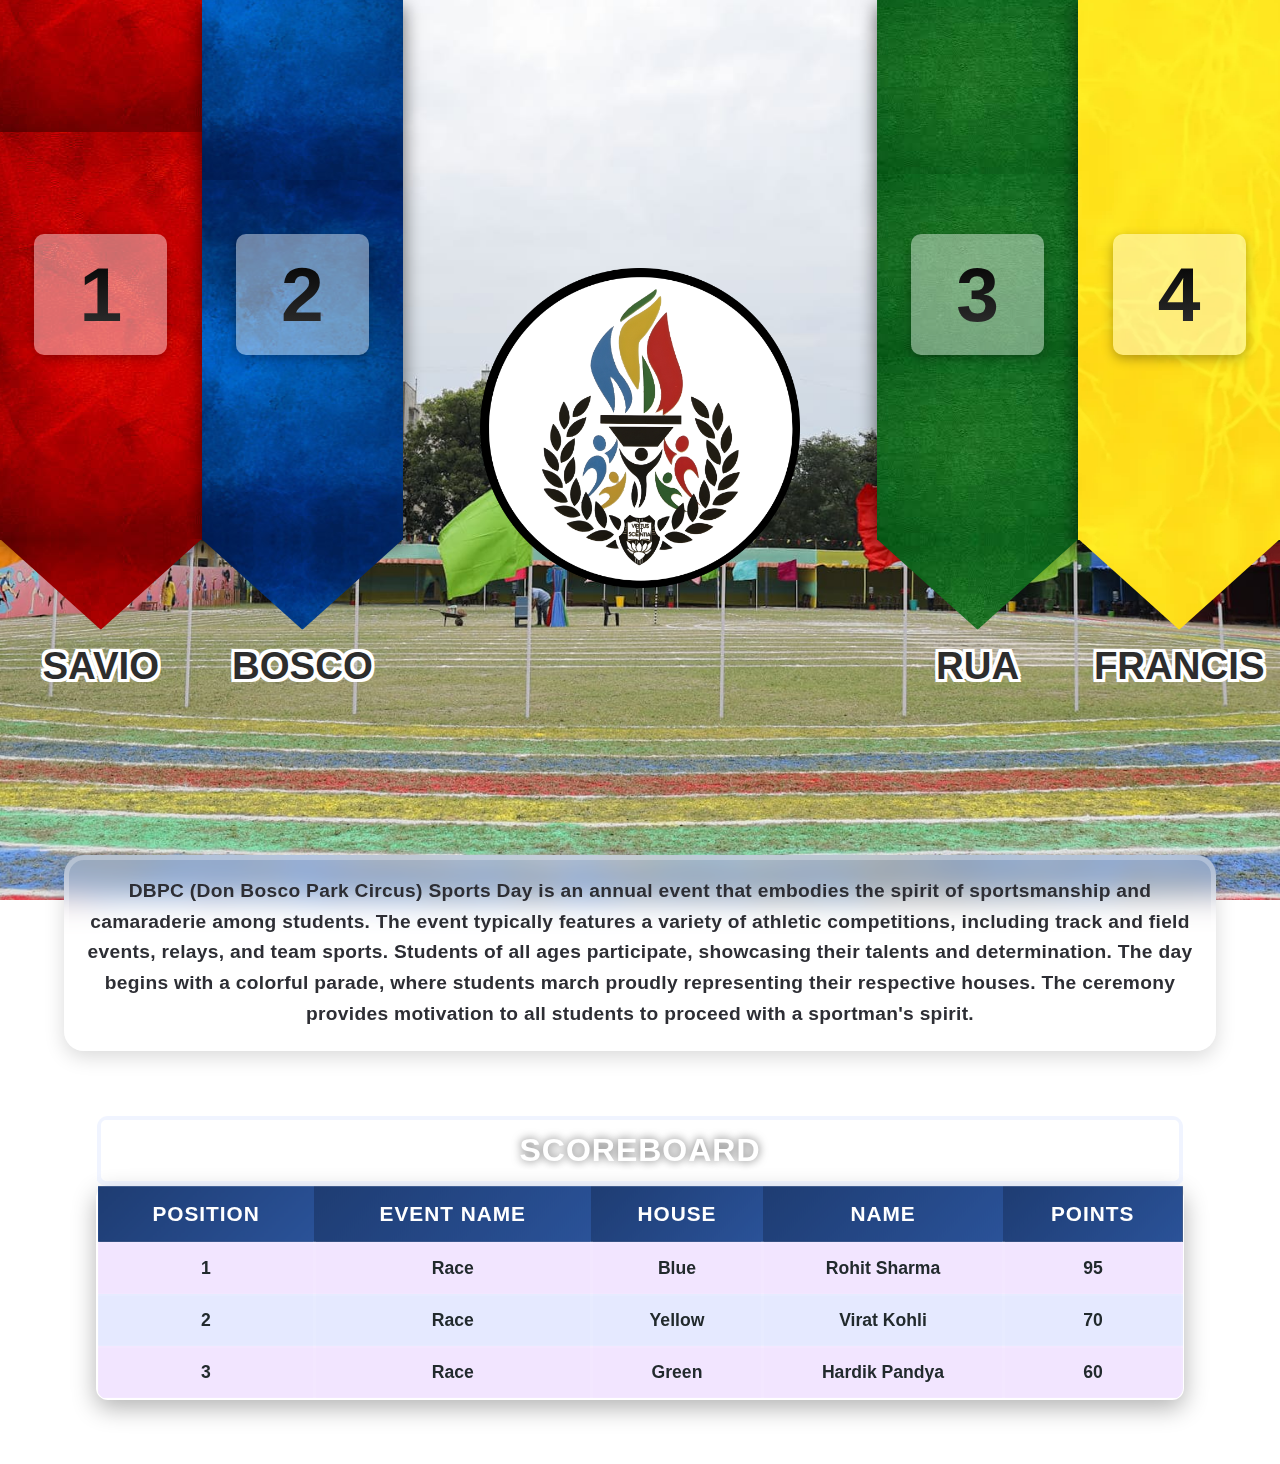
<file: index.html>
<!DOCTYPE html>
<html lang="en">
<head>
    <meta charset="UTF-8">
    <meta name="viewport" content="width=device-width, initial-scale=1.0">
    <title>Sports Day</title>
    <link rel="stylesheet" href="style.css">
</head>
<body>
    
    <div class="firstPage">
    <div class="contain">
        <div class="cEl" id="curt1">
            <div class="curtain" id="savio">
                <div class="box"><h1>1</h1></div>
            </div>
            <div class="triangle" id="savio" role="img" aria-hidden="true"></div>
            <h1 class="nameTxt" id="savioHead" >SAVIO</h1>
            <!-- <h1 class="scoreTxt">1<sup>st</sup></h1> -->
        </div>
        <div class="cEl" id="curt2">
            <div class="curtain" id="bosco">
                <div class="box"><h1>2</h1></div>
            </div>
            <div class="triangle" id="bosco"></div>
            <h1 class="nameTxt" id="boscoHead">BOSCO</h1>
            <!-- <h1 class="scoreTxt">2<sup>nd</sup></h1> -->
        </div>

        <div class="logoMain">
            <img src="sportsLogo.png" alt="School logo" class="logoDBPC">
        </div>

        <div class="cEl" id="curt3">
            <div class="curtain" id="rua">
                <div class="box"><h1>3</h1></div>
            </div>
            <div class="triangle" id="rua"></div>
            <h1 class="nameTxt" id="ruaHead">RUA</h1>
            <!-- <h1 class="scoreTxt">3<sup>rd</sup></h1> -->
        </div>
        <div class="cEl" id="curt4">
            <div class="curtain" id="francis">
                <div class="box"><h1>4</h1></div>
            </div>
            <div class="triangle" id="francis"></div>
            <h1 class="nameTxt" id="francisHead">FRANCIS</h1>
            <!-- <h1 class="scoreTxt">4<sup>th</sup></h1> -->
        </div>
    </div>

    
        <div class="logoDummy">
            <img src="sportsLogo.png" alt="School logo" class="logoDBPC">
        </div>

        <div class="para">
            <p class="paraText">DBPC (Don Bosco Park Circus) Sports Day is an annual event that embodies the spirit of sportsmanship and camaraderie among students. The event typically features a variety of athletic competitions, including track and field events, relays, and team sports. Students of all ages participate, showcasing their talents and determination. The day begins with a colorful parade, where students march proudly representing their respective houses. The ceremony provides motivation to all students to proceed with a sportman's spirit.
            </p>
        </div>

    </div>


<div class="secondPage">
<table id="standingsTable">
    
    <caption>SCOREBOARD</caption>
    <thead>
      <tr>
        <th>Position</th>
        <th>Event Name</th>
        <th>House</th>
        <th>Name</th>
        <th>Points</th>
      </tr>
    </thead>
    <tbody id="tableBody">
      <tr>
        <td>1</td>
        <td>Race</td>
        <td>Blue</td>
        <td>Rohit Sharma</td>
        <td>95</td>
      </tr>
      <tr>
         <td>2</td>
        <td>Race</td>
        <td>Yellow</td>
        <td>Virat Kohli</td>
        <td>70</td>
      </tr>
      <tr>
        <td>3</td>
        <td>Race</td>
        <td>Green</td>
        <td>Hardik Pandya</td>
        <td>60</td>
      </tr>
    </tbody>
  </table>

</div>


</body>
</html>
</file>
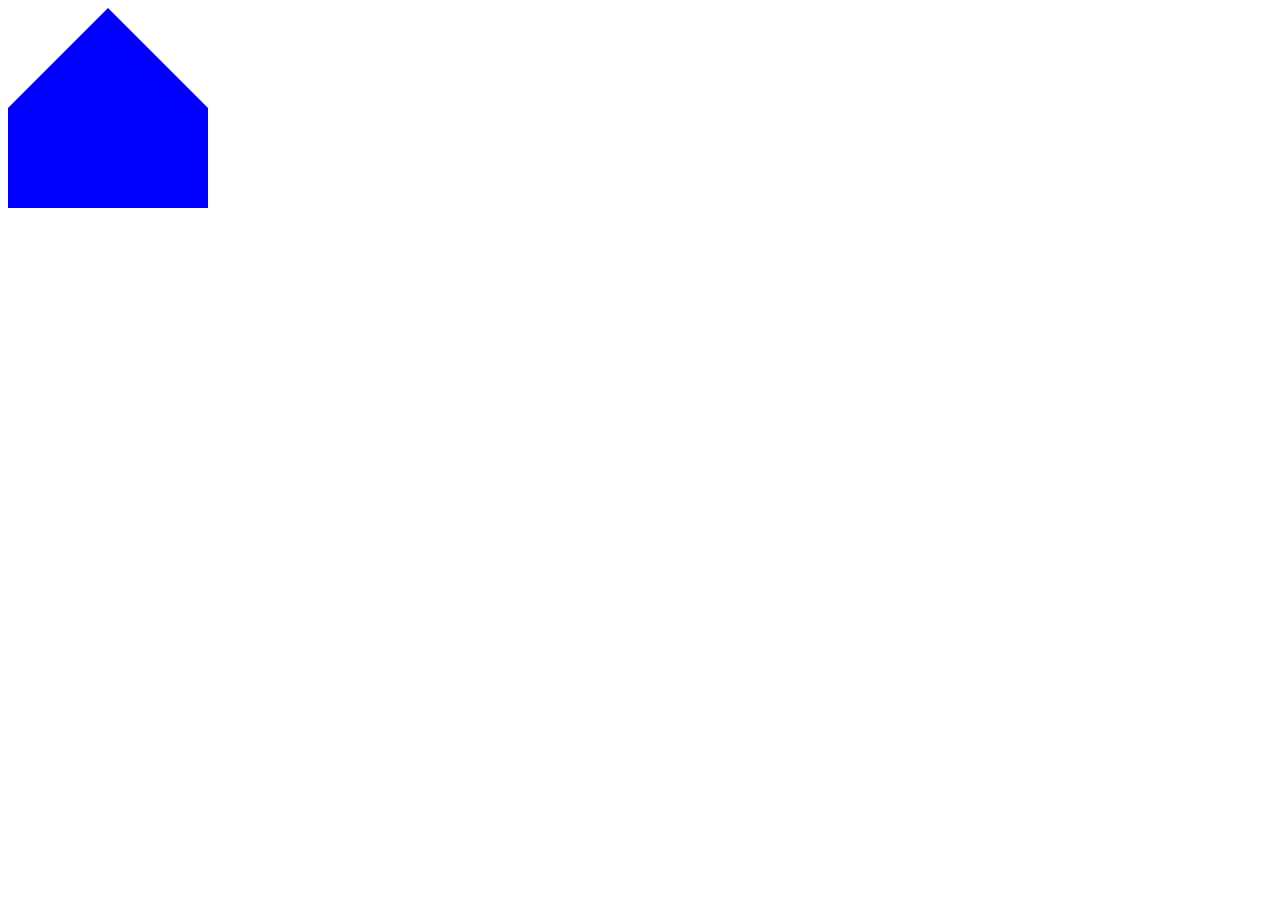
<file: test.html>
<!DOCTYPE html>
<html lang="en">
<head>
    <meta charset="UTF-8">
    <meta name="viewport" content="width=device-width, initial-scale=1.0">
    <title>Document</title>
    <style>

    div{
        /* -webkit-clip-path: polygon(0 0,100% 0,100% 50%, 50% 50%, 0 50%);
    clip-path: polygon(0 0,100% 0,100% 50%, 50% 50%, 0 50%);
    background-color: red;
    width:200px;
    height:500px; */
    width: 200px; /* Adjust as needed */
  height: 200px; /* Adjust as needed */
  background-color: blue; /* Or any other desired styling */
  -webkit-clip-path: polygon(50% 0%, 100% 50%, 100% 100%, 0% 100%, 0% 50%);
  clip-path: polygon(50% 0%, 100% 50%, 100% 100%, 0% 100%, 0% 50%);
    }

    </style>
</head>
<body>
    <div>Hello</div>
</body>
</html>
</file>
<file: style.css>
@import url('https://fonts.googleapis.com/css2?family=Zalando+Sans+SemiExpanded:ital,wght@0,200..900;1,200..900&display=swap');
@import url('https://fonts.google.com/specimen/Anton');
@import url('https://fonts.google.com/specimen/Bebas+Neue');
@import url('https://fonts.google.com/specimen/Teko');
@import url('https://fonts.google.com/specimen/Poppins');
@import url('https://fonts.google.com/specimen/Montserrat');
@import url('https://fonts.google.com/specimen/Inter');
@import url('https://fonts.google.com/specimen/Oswald');
*{
    font-size:16px;
    box-sizing: border-box;
    margin:0;
    padding:0;
    font-family: zalando sans semi expanded, sans-serif;
}
:root{
    user-select: none;
    --house-width: 20vw;     /* base width relative to viewport */
    --roof-height-ratio: 0.45; /* roof height = ratio * width (0.45 = 45%) */
    --body-aspect: 0.8;    /* body aspect ratio width/height */
}
html, body {
  margin: 0;
  padding: 0;
}
body {
    background-image: url('bg.jpg');
    background-repeat: no-repeat;
    background-size: cover;
    background-position: center;
    background-attachment: fixed;  
    min-height: 100vh;            
    width: 100%;
}
.cEl{
    width:100%;
    display:flex;
    flex-direction:column;
    align-items:center;
    grid-area:"cu";
}
.triangle{
    width:100%;
    padding-bottom: calc(var(--roof-height-ratio) * 100%);
    -webkit-clip-path: polygon(0 100%, 50% 0, 100% 100%);
    clip-path: polygon(0 100%, 50% 0, 100% 100%);
    transform: scaleY(-1) translateY(1px);
  }
  .curtain{
    width:100%;
    /*aspect-ratio: var(--body-aspect);*/
    height:60vh;
    display:flex;
    align-items:center;
    justify-content:center;
    box-shadow: 0 6px 18px rgba(0, 0, 0, 0.6);
  }

.contain{
    display:flex;
    justify-content: center;
    flex-direction: row;
    gap:0 5rem 5rem 0;
    width:100%;
}

.firstPage{
    min-height:100vh;
      margin-bottom: 0;
  padding-bottom: 0;
}
.logoDBPC {
    width: 25vw;
    height: 25vw;
}
.logoDummy .logoDBPC{
    display:none;
    width:30vh;
    height:auto;
}
.logoDummy{
    display:flex;
    justify-content: center;
    align-items: center;
    padding:0;
}
.logoMain{
    padding-left:6vw;
    padding-right:6vw;
    display:flex;
    justify-content: center;
    align-items: center;
    flex-direction: row;
    min-height:95vh;
    grid-area: "lo";
    }

.nameTxt{
    color: rgb(45, 45, 45);
    font-size:3vw;
    text-align:center;
    margin-top:1vw;
    /* text-shadow: 2px 2px 4px rgba(0, 0, 0, 0.7);
    -webkit-text-stroke: 2px rgb(151, 151, 151); */
    text-shadow:
    -3px 0 #ffffff,
     3px 0 #ffffff,
     0 -3px #ffffff,
     0  3px #ffffff,
    -3px -3px #ffffff,
     3px -3px #ffffff,
    -3px  3px #ffffff,
     3px  3px #ffffff;
}

.scoreTxt{
    font-size:5vw;
    color:white;
    text-align:center;
    margin-top:1vw;
    text-shadow: 2px 2px 4px rgba(0, 0, 0, 0.7);
}
.box{
   font-family: 'Teko', sans-serif;
    width:66%;
    height:auto;
    padding:1rem;
    background-color:rgba(255, 255, 255, 0.425);
    display:flex;
    justify-content: center;
    align-items: center;
    font-size:5vw;
    border-radius:10px;
    box-shadow: 0 4px 12px rgba(0, 0, 0, 0.3);
    color:black;
    margin-top:3rem;
}

.navbar {
  width: 100%;
  position: fixed;
  top: 0;
  left: 0;
  z-index: 999;

  background: rgba(0, 0, 0, 0.35);
  backdrop-filter: blur(10px);
  -webkit-backdrop-filter: blur(10px);

  display: flex;
  justify-content: space-between;
  align-items: center;
  padding: 12px 30px;
  border-bottom: 1px solid rgba(255,255,255,0.2);
}

.nav-logo {
  font-family: 'Anton', sans-serif;
  font-size: 1.8rem;
  font-weight: 700;
  color: #fff;
  letter-spacing: 2px;
  text-shadow: 0 0 8px rgba(255,255,255,0.4);
}


.nav-links {
  display: flex;
  gap: 25px;
}

.nav-item {
  color: white;
  font-size: 1.1rem;
  text-decoration: none;
  font-weight: 500;
  transition: 0.2s;
}

.nav-item:hover {
  color: #ffd700;
}

.burger {
  font-size: 2rem;
  color: white;
  cursor: pointer;
  display: none; /* hidden on desktop */
}
.box h1{
    background: -webkit-linear-gradient(#000000, #333);
    -webkit-background-clip: text;
    -webkit-text-fill-color: transparent;
    font-size:6vw;
}
.scoreTxt sup{
  
    font-size:2.5vw;
}
#bosco{
    background-color:blue;
    background-image: url('blueTexture.jpg');
    background-position: center bottom;
    background-repeat: repeat;
    background-size: auto;
}
#savio{
    background-color:red;
    background-image: url('redTexture.jpg');
    background-repeat: repeat;
    background-position: center bottom;
    background-size: auto;
}
#rua{
    background-color:green;
    background-image: url('greenTexture.jpeg');
    background-repeat: repeat;
    background-position: center bottom;
    background-size: auto;
}
#francis{
    background-color:yellow;
    background-image: url('yellowTexture.avif');
    background-repeat: repeat;
    background-position: center bottom;
    background-size: auto;
}
.break {
  width: 100%;
  height: 0; /* Or adjust as needed for visual spacing */
}

/* .sportsLogo{
  margin-top: -10%;
  margin-bottom: 4%;
  width:15vw;
  height:auto;
  transform:translateY(12px);
  z-index: 10;
}
.containSportsLogo{
  display:flex;
  justify-content: center;
} */


table {
  width: 85%;
  margin:4rem auto;
  border-collapse: collapse;
  border-radius: 12px;
  overflow: hidden;
  background: rgba(255, 255, 255, 0.1);
  backdrop-filter: blur(12px);
  color: #fff;
  box-shadow: 0 8px 25px rgba(0, 0, 0, 0.3);
  text-align: center;
  border: 1px solid rgba(255, 255, 255, 0.15);
}


caption {
  caption-side: top;
  font-size: 2rem;
  font-weight: 700;
  color: #ffffff;
  text-shadow: 0 0 10px rgba(0, 0, 0, 0.6);
  letter-spacing: 1px;
  text-align:center;
  padding:0.75rem;
  border:5px solid rgba(201, 217, 255, 0.285);
  border-radius: 10px; 
}


.para {
  max-width: 90%; 
  padding:1rem;
  margin-left:auto;
  margin-right:auto;
  background: rgba(255, 255, 255, 0.22);
  backdrop-filter: blur(15px);   
  -webkit-backdrop-filter: blur(15px);
  border-radius: 20px;
  border: 5px solid rgba(255, 255, 255, 0.28);
  box-shadow: 0 6px 20px rgba(0, 0, 0, 0.15);
  animation: fadeIn 0.6s ease-in-out;

}
.paraText{
  font-weight:600;
  text-align:center;
  color: #2d2e34;
  font-size: 1.2rem;
  line-height: 1.6;
  font-family: "Poppins", sans-serif;
  letter-spacing: 0.3px;
}

@keyframes fadeIn {
  from { opacity: 0; transform: translateY(10px); }
  to   { opacity: 1; transform: translateY(0); }
}

th {
  background: linear-gradient(135deg, #1e3c72, #2a5298);
  color: #ffffff;
  text-transform: uppercase;
  padding: 15px;
  letter-spacing: 1px;
  font-size: 1.3rem;
}
td:empty::before {
  content: "-";
  color: rgb(0, 0, 0);
  display: inline-block;
  width: 100%;
  font-weight: 500;
  font-size: 1.5rem;
  text-align: center;
  opacity: 1;
}
td {
  padding: 14px;
  border: 3px solid rgba(255, 255, 255, 0.1);
  transition: background 0.3s ease;
  color:rgb(34, 42, 45);
  font-weight: bold;
  font-size:1.1rem;
}

tr:nth-child(odd) {
  background-color: rgba(132, 0, 255, 0.1);
}

tr:nth-child(even) {
  background-color: rgba(0, 38, 255, 0.1);
}

tr:hover {
  background-color: rgba(255, 255, 255, 0.2);
  transform: scale(1.01);
  transition: all 0.1s ease;
}

@media screen and (max-width: 600px) {
  th, td {
    padding: 10px;
  }
  caption{
    font-size:1.5rem;
  }
  th{
    font-size:0.8rem;
  }
  td{
    font-size:0.8rem;
  }
  .paraText{
    font-size:1rem;
  }
}

@media screen and (max-width: 400px) {
  th, td {
    padding: 5px;
  }
  caption{
    font-size:1.3rem;
  }
  th{
    font-size:0.7rem;
  }
  td{
    font-size:0.7rem;
  }
  /* th:nth-child(5), td:nth-child(5) {
      width:0;
      display:none;
    } */
  .paraText{
    font-size:0.8rem;
  }
  
  .navbar{
    padding: 3px 11px;   
  }
}
@media screen and (max-width: 425px) {
    
.logoMain{
    display: none;
}
.logoDummy .logoDBPC{
    display:initial;
}
.logoDummy{
    padding:10vh 0;
}
.curtain{
    height:30vh;
}
body{
    background-image: url('bg.jpg');
    background-repeat: no-repeat;
    background-size: cover;
    background-position: center;
    background-attachment: fixed;
}
 .nameTxt{
  font-family: 'Bebas Neue', sans-serif;
     font-size: 1.1rem;
  }
   
}

@media (max-width: 650px) {
  .burger {
    display: block;
  }

  .nav-links {
    position: fixed;
    top: 60px;
    right: -100%;
    width: 200px;
    height: 100vh;
    padding: 20px;
    background: rgba(0,0,0,0.85);
    backdrop-filter: blur(10px);
    display: flex;
    flex-direction: column;
    gap: 20px;
    transition: right 0.3s ease;
  }

  .nav-links.open {
    right: 0;
  }

  .nav-item {
    font-size: 1.3rem;
  }
}
@media (max-width: 650px) {
  .navbar {
    padding: 6px 16px;   
  }

  .nav-logo {
    font-size: 1.3rem;   
  }

  .burger {
    font-size: 1.6rem;  
  }
}
@media (max-width: 650px) {
  .navbar {
    justify-content: center;
    padding: 6px 16px;
  }

  .nav-left {
    width: 100%;
    display: flex;
    justify-content: center;
  }

  .nav-logo {
    margin: 0 auto;
    text-align: center;
  }

  .burger {
    position: absolute;
    right: 20px; 
  }
}
@media (max-width: 650px) {
  .box {
   padding:0.8rem;
   
  }
}
</file>
